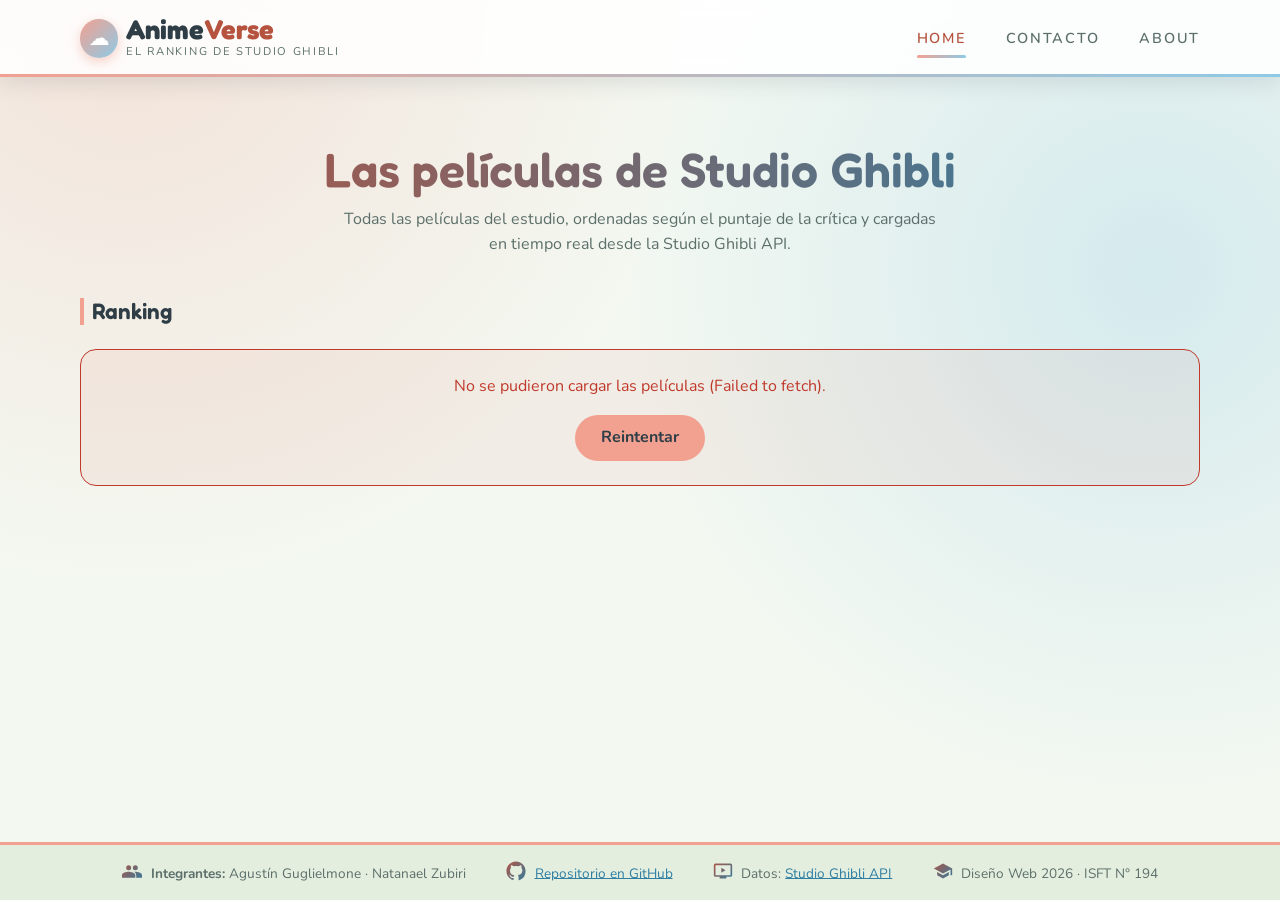
<file: index.html>
<!DOCTYPE html>
<html lang="es">
<head>
  <meta charset="UTF-8">
  <meta name="viewport" content="width=device-width, initial-scale=1">
  <meta name="description" content="Ranking de las películas de Studio Ghibli, consumido desde la Studio Ghibli API.">
  <title>AnimeVerse | Películas de Studio Ghibli</title>
  <link rel="preconnect" href="https://fonts.googleapis.com">
  <link rel="preconnect" href="https://fonts.gstatic.com" crossorigin>
  <link rel="stylesheet" href="https://fonts.googleapis.com/css2?family=Fredoka:wght@500;600&amp;family=Nunito:wght@400;600;700&amp;display=swap">
  <link rel="stylesheet" href="css/estilos.css">
</head>
<body>
  <header class="encabezado">
    <div class="contenedor encabezado__interno">
      <a class="logo" href="index.html">
        <span class="logo__icono" aria-hidden="true">☁</span>
        <span class="logo__texto">Anime<span>Verse</span></span>
        <small class="logo__lema">El ranking de Studio Ghibli</small>
      </a>
      <nav aria-label="Navegación principal">
        <ul class="menu">
          <li><a class="menu__link activo" href="index.html" aria-current="page">Home</a></li>
          <li><a class="menu__link" href="contacto.html">Contacto</a></li>
          <li><a class="menu__link" href="about.html">About</a></li>
        </ul>
      </nav>
    </div>
  </header>

  <main class="contenedor">
    <section class="hero">
      <h1>Las películas de Studio Ghibli</h1>
      <p>Todas las películas del estudio, ordenadas según el puntaje de la crítica y cargadas en tiempo real desde la Studio Ghibli API.</p>
    </section>

    <section aria-labelledby="titulo-listado">
      <h2 id="titulo-listado" class="titulo-seccion">Ranking</h2>
      <div id="estado" class="estado" aria-live="polite"></div>
      <div id="cards" class="cards"></div>
    </section>
  </main>

  <footer class="pie">
    <div class="contenedor">
      <p class="pie__dato pie__dato--equipo"><strong>Integrantes:</strong> Agustín Guglielmone · Natanael Zubiri</p>
      <p class="pie__dato pie__dato--github"><a href="https://github.com/GuglielmoneAgustin/AnimeVerse" target="_blank" rel="noopener">Repositorio en GitHub</a></p>
      <p class="pie__dato pie__dato--api">Datos: <a href="https://ghibliapi.vercel.app" target="_blank" rel="noopener">Studio Ghibli API</a></p>
      <p class="pie__dato pie__dato--instituto">Diseño Web 2026 · ISFT N° 194</p>
    </div>
  </footer>

  <script type="module" src="js/app.js"></script>
</body>
</html>
</file>
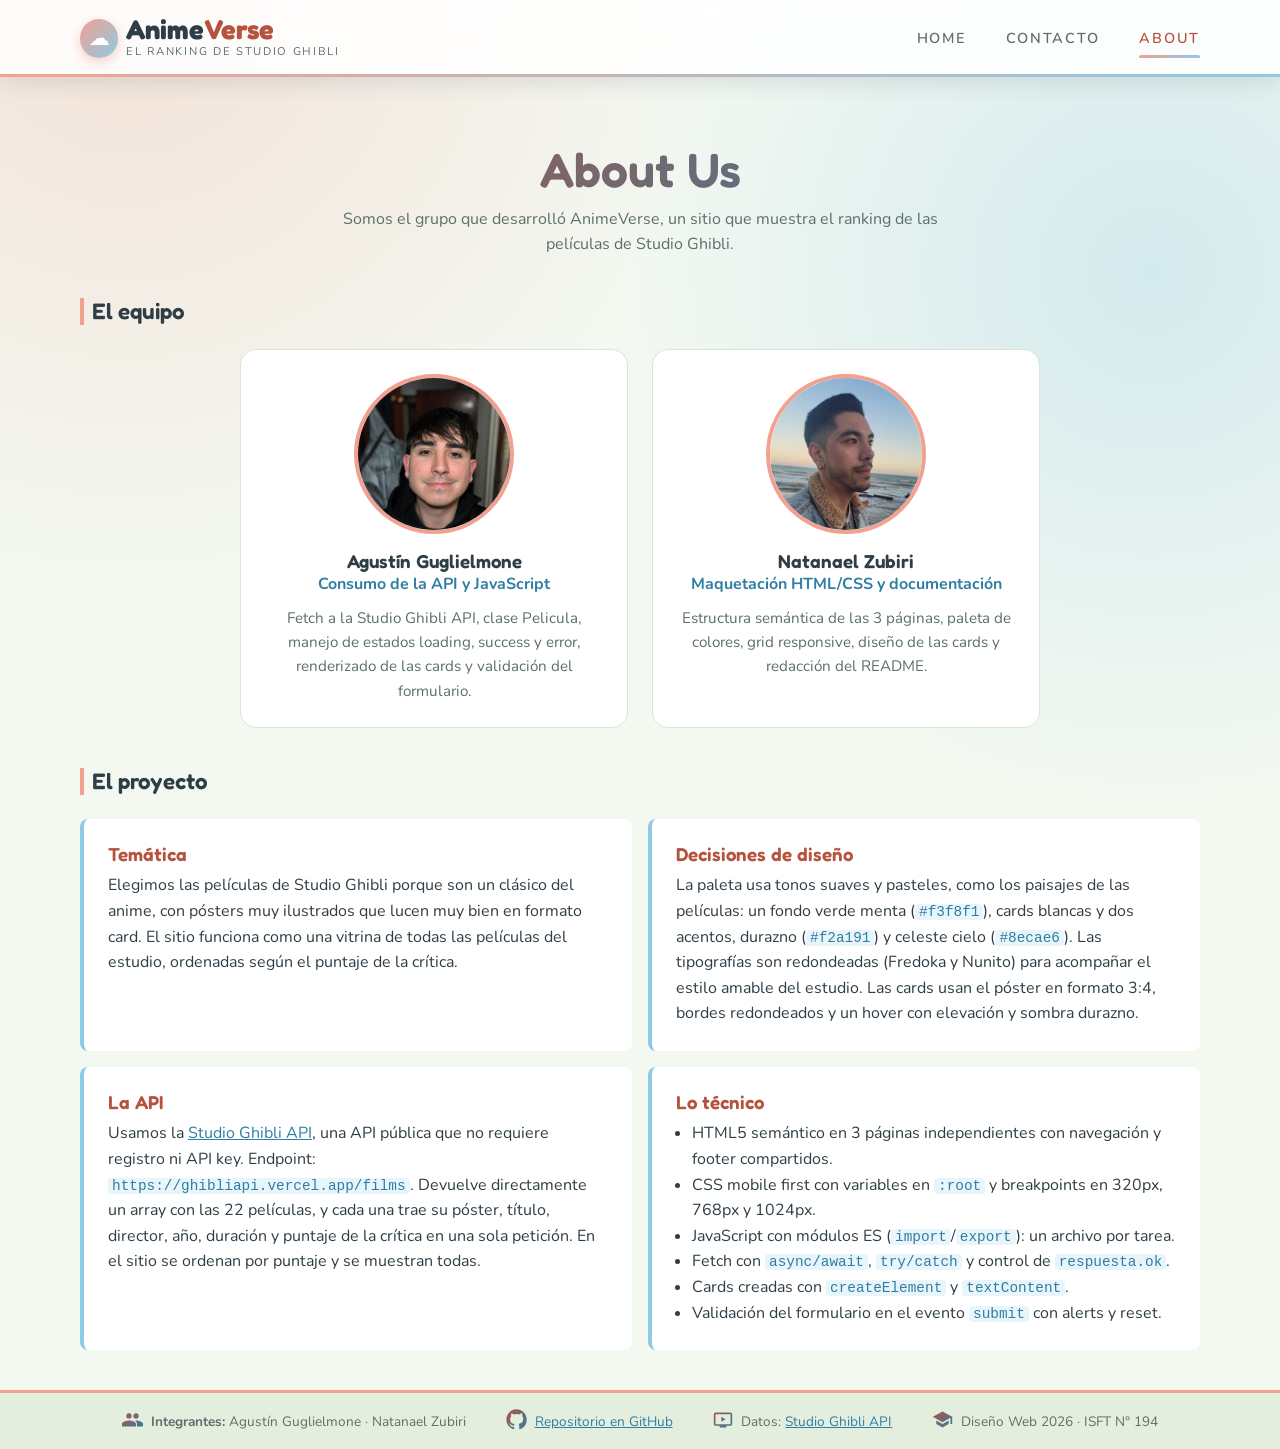
<file: about.html>
<!DOCTYPE html>
<html lang="es">
<head>
  <meta charset="UTF-8">
  <meta name="viewport" content="width=device-width, initial-scale=1">
  <meta name="description" content="El equipo y el proyecto detrás de AnimeVerse, el ranking de Studio Ghibli.">
  <title>AnimeVerse | About</title>
  <link rel="preconnect" href="https://fonts.googleapis.com">
  <link rel="preconnect" href="https://fonts.gstatic.com" crossorigin>
  <link rel="stylesheet" href="https://fonts.googleapis.com/css2?family=Fredoka:wght@500;600&amp;family=Nunito:wght@400;600;700&amp;display=swap">
  <link rel="stylesheet" href="css/estilos.css">
</head>
<body>
  <header class="encabezado">
    <div class="contenedor encabezado__interno">
      <a class="logo" href="index.html">
        <span class="logo__icono" aria-hidden="true">☁</span>
        <span class="logo__texto">Anime<span>Verse</span></span>
        <small class="logo__lema">El ranking de Studio Ghibli</small>
      </a>
      <nav aria-label="Navegación principal">
        <ul class="menu">
          <li><a class="menu__link" href="index.html">Home</a></li>
          <li><a class="menu__link" href="contacto.html">Contacto</a></li>
          <li><a class="menu__link activo" href="about.html" aria-current="page">About</a></li>
        </ul>
      </nav>
    </div>
  </header>

  <main class="contenedor">
    <section class="hero">
      <h1>About Us</h1>
      <p>Somos el grupo que desarrolló AnimeVerse, un sitio que muestra el ranking de las películas de Studio Ghibli.</p>
    </section>

    <section aria-labelledby="titulo-equipo">
      <h2 id="titulo-equipo" class="titulo-seccion">El equipo</h2>
      <div class="equipo">
        <article class="integrante">
          <img src="img/agustin-guglielmone.jpg" alt="Foto de Agustín Guglielmone" width="300" height="300">
          <h3>Agustín Guglielmone</h3>
          <p class="integrante__rol">Consumo de la API y JavaScript</p>
          <p>Fetch a la Studio Ghibli API, clase Pelicula, manejo de estados loading, success y error, renderizado de las cards y validación del formulario.</p>
        </article>
        <article class="integrante">
          <img src="img/natanael-zubiri.jpg" alt="Foto de Natanael Zubiri" width="300" height="300">
          <h3>Natanael Zubiri</h3>
          <p class="integrante__rol">Maquetación HTML/CSS y documentación</p>
          <p>Estructura semántica de las 3 páginas, paleta de colores, grid responsive, diseño de las cards y redacción del README.</p>
        </article>
      </div>
    </section>

    <section class="info" aria-labelledby="titulo-proyecto">
      <h2 id="titulo-proyecto" class="titulo-seccion">El proyecto</h2>

      <article class="info__bloque">
        <h3>Temática</h3>
        <p>Elegimos las películas de Studio Ghibli porque son un clásico del anime, con pósters muy ilustrados que lucen muy bien en formato card. El sitio funciona como una vitrina de todas las películas del estudio, ordenadas según el puntaje de la crítica.</p>
      </article>

      <article class="info__bloque">
        <h3>Decisiones de diseño</h3>
        <p>La paleta usa tonos suaves y pasteles, como los paisajes de las películas: un fondo verde menta (<code>#f3f8f1</code>), cards blancas y dos acentos, durazno (<code>#f2a191</code>) y celeste cielo (<code>#8ecae6</code>). Las tipografías son redondeadas (Fredoka y Nunito) para acompañar el estilo amable del estudio. Las cards usan el póster en formato 3:4, bordes redondeados y un hover con elevación y sombra durazno.</p>
      </article>

      <article class="info__bloque">
        <h3>La API</h3>
        <p>Usamos la <a href="https://ghibliapi.vercel.app" target="_blank" rel="noopener">Studio Ghibli API</a>, una API pública que no requiere registro ni API key. Endpoint: <code>https://ghibliapi.vercel.app/films</code>. Devuelve directamente un array con las 22 películas, y cada una trae su póster, título, director, año, duración y puntaje de la crítica en una sola petición. En el sitio se ordenan por puntaje y se muestran todas.</p>
      </article>

      <article class="info__bloque">
        <h3>Lo técnico</h3>
        <ul>
          <li>HTML5 semántico en 3 páginas independientes con navegación y footer compartidos.</li>
          <li>CSS mobile first con variables en <code>:root</code> y breakpoints en 320px, 768px y 1024px.</li>
          <li>JavaScript con módulos ES (<code>import</code>/<code>export</code>): un archivo por tarea.</li>
          <li>Fetch con <code>async/await</code>, <code>try/catch</code> y control de <code>respuesta.ok</code>.</li>
          <li>Cards creadas con <code>createElement</code> y <code>textContent</code>.</li>
          <li>Validación del formulario en el evento <code>submit</code> con alerts y reset.</li>
        </ul>
      </article>
    </section>
  </main>

  <footer class="pie">
    <div class="contenedor">
      <p class="pie__dato pie__dato--equipo"><strong>Integrantes:</strong> Agustín Guglielmone · Natanael Zubiri</p>
      <p class="pie__dato pie__dato--github"><a href="https://github.com/GuglielmoneAgustin/AnimeVerse" target="_blank" rel="noopener">Repositorio en GitHub</a></p>
      <p class="pie__dato pie__dato--api">Datos: <a href="https://ghibliapi.vercel.app" target="_blank" rel="noopener">Studio Ghibli API</a></p>
      <p class="pie__dato pie__dato--instituto">Diseño Web 2026 · ISFT N° 194</p>
    </div>
  </footer>
</body>
</html>
</file>
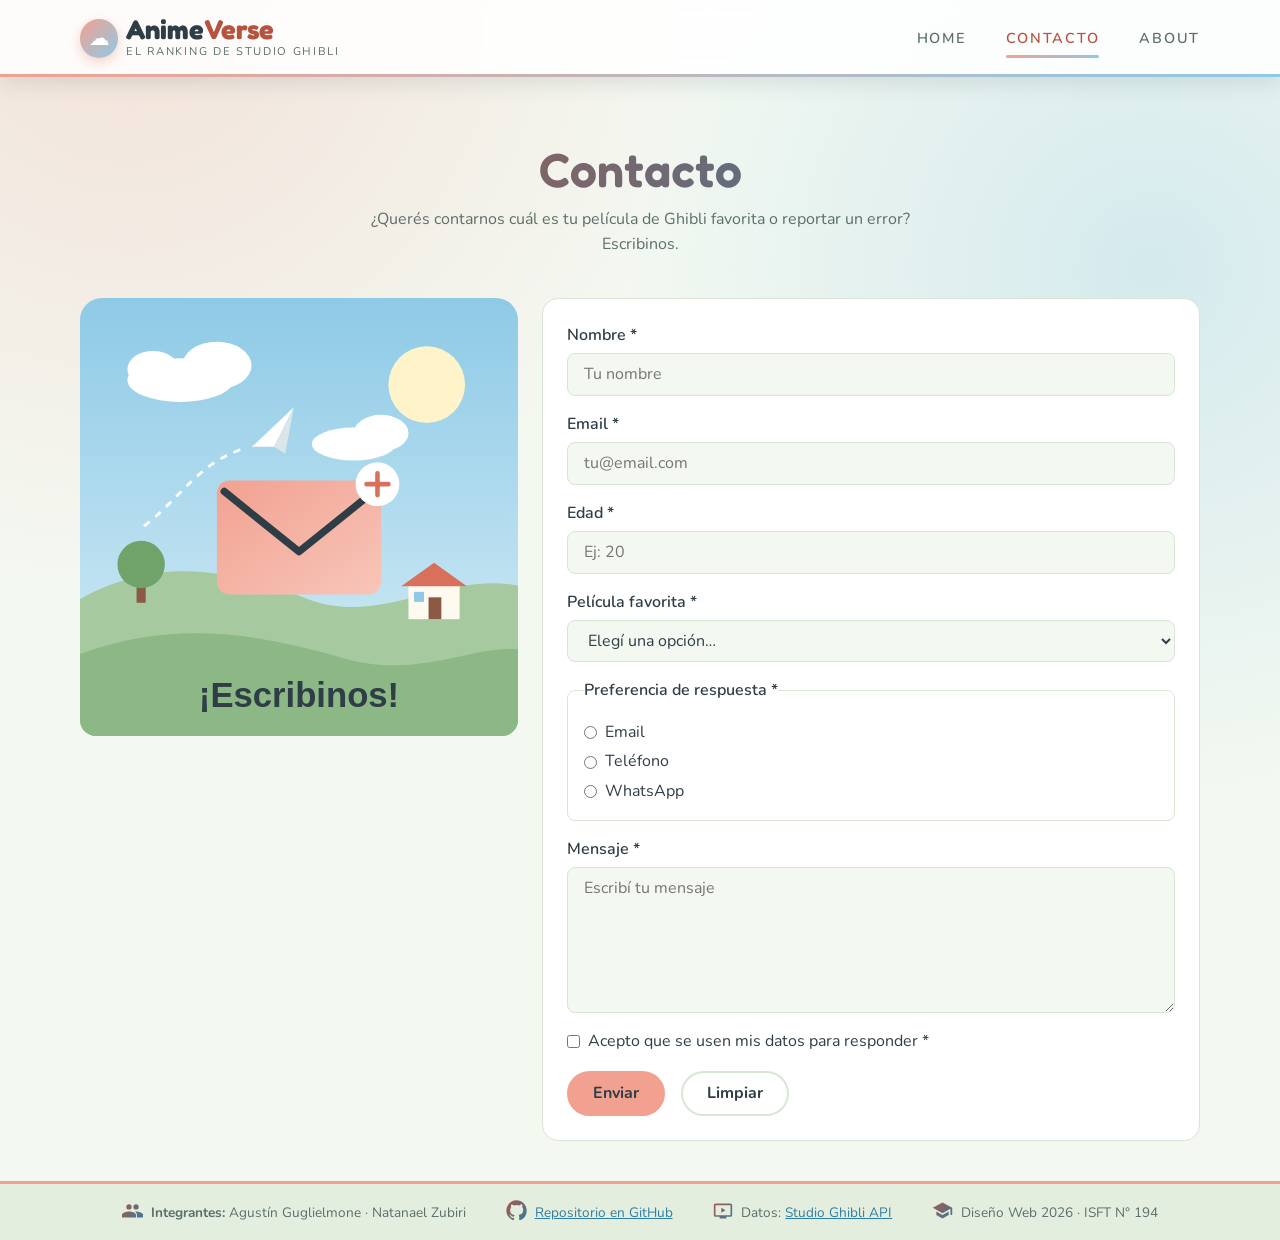
<file: contacto.html>
<!DOCTYPE html>
<html lang="es">
<head>
  <meta charset="UTF-8">
  <meta name="viewport" content="width=device-width, initial-scale=1">
  <meta name="description" content="Formulario de contacto de AnimeVerse, el ranking de Studio Ghibli.">
  <title>AnimeVerse | Contacto</title>
  <link rel="preconnect" href="https://fonts.googleapis.com">
  <link rel="preconnect" href="https://fonts.gstatic.com" crossorigin>
  <link rel="stylesheet" href="https://fonts.googleapis.com/css2?family=Fredoka:wght@500;600&amp;family=Nunito:wght@400;600;700&amp;display=swap">
  <link rel="stylesheet" href="css/estilos.css">
</head>
<body>
  <header class="encabezado">
    <div class="contenedor encabezado__interno">
      <a class="logo" href="index.html">
        <span class="logo__icono" aria-hidden="true">☁</span>
        <span class="logo__texto">Anime<span>Verse</span></span>
        <small class="logo__lema">El ranking de Studio Ghibli</small>
      </a>
      <nav aria-label="Navegación principal">
        <ul class="menu">
          <li><a class="menu__link" href="index.html">Home</a></li>
          <li><a class="menu__link activo" href="contacto.html" aria-current="page">Contacto</a></li>
          <li><a class="menu__link" href="about.html">About</a></li>
        </ul>
      </nav>
    </div>
  </header>

  <main class="contenedor">
    <section class="hero">
      <h1>Contacto</h1>
      <p>¿Querés contarnos cuál es tu película de Ghibli favorita o reportar un error? Escribinos.</p>
    </section>

    <div class="contacto">
      <figure class="contacto__imagen">
        <img src="img/contacto.svg" alt="Ilustración de un campo verde con nubes, una casita y un sobre con un avión de papel" width="480" height="480">
      </figure>

      <form id="formulario" class="formulario" novalidate>
        <div class="campo">
          <label for="nombre">Nombre *</label>
          <input type="text" id="nombre" name="nombre" placeholder="Tu nombre">
        </div>

        <div class="campo">
          <label for="email">Email *</label>
          <input type="email" id="email" name="email" placeholder="tu@email.com">
        </div>

        <div class="campo">
          <label for="edad">Edad *</label>
          <input type="number" id="edad" name="edad" min="10" max="99" placeholder="Ej: 20">
        </div>

        <div class="campo">
          <label for="pelicula">Película favorita *</label>
          <select id="pelicula" name="pelicula">
            <option value="">Elegí una opción…</option>
            <option value="chihiro">El viaje de Chihiro</option>
            <option value="totoro">Mi vecino Totoro</option>
            <option value="mononoke">La princesa Mononoke</option>
            <option value="castillo">El castillo ambulante</option>
            <option value="kiki">Kiki: entregas a domicilio</option>
            <option value="otra">Otra</option>
          </select>
        </div>

        <fieldset class="campo campo--grupo">
          <legend>Preferencia de respuesta *</legend>
          <label><input type="radio" name="respuesta" value="email"> Email</label>
          <label><input type="radio" name="respuesta" value="telefono"> Teléfono</label>
          <label><input type="radio" name="respuesta" value="whatsapp"> WhatsApp</label>
        </fieldset>

        <div class="campo">
          <label for="mensaje">Mensaje *</label>
          <textarea id="mensaje" name="mensaje" rows="5" placeholder="Escribí tu mensaje"></textarea>
        </div>

        <div class="campo campo--check">
          <label><input type="checkbox" id="terminos" name="terminos"> Acepto que se usen mis datos para responder *</label>
        </div>

        <div class="formulario__acciones">
          <button type="submit" class="boton">Enviar</button>
          <button type="reset" class="boton boton--secundario">Limpiar</button>
        </div>
      </form>
    </div>
  </main>

  <footer class="pie">
    <div class="contenedor">
      <p class="pie__dato pie__dato--equipo"><strong>Integrantes:</strong> Agustín Guglielmone · Natanael Zubiri</p>
      <p class="pie__dato pie__dato--github"><a href="https://github.com/GuglielmoneAgustin/AnimeVerse" target="_blank" rel="noopener">Repositorio en GitHub</a></p>
      <p class="pie__dato pie__dato--api">Datos: <a href="https://ghibliapi.vercel.app" target="_blank" rel="noopener">Studio Ghibli API</a></p>
      <p class="pie__dato pie__dato--instituto">Diseño Web 2026 · ISFT N° 194</p>
    </div>
  </footer>

  <script type="module" src="js/contacto.js"></script>
</body>
</html>
</file>
<file: css/estilos.css>
/* ==========================================================
   1. VARIABLES
   ========================================================== */
:root {
  /* Colores: pasteles inspirados en los cielos y campos de Studio Ghibli */
  --color-fondo: #f3f8f1;
  --color-superficie: #ffffff;
  --color-borde: #d9e6d5;
  --color-pie: #e3eedf;
  --color-texto: #2f3e46;
  --color-texto-suave: #5c6f6a;
  --color-primario: #f2a191;
  --color-primario-oscuro: #b5533f;
  --color-secundario: #8ecae6;
  --color-secundario-oscuro: #2f7ea3;
  --color-error: #c0392b;

  /* Tipografía (Google Fonts, con respaldo del sistema) */
  --fuente: "Nunito", "Segoe UI", system-ui, sans-serif;
  --fuente-titulos: "Fredoka", "Trebuchet MS", system-ui, sans-serif;

  /* Espacios y bordes */
  --espacio-xs: 0.25rem;
  --espacio-s: 0.5rem;
  --espacio: 1rem;
  --espacio-l: 1.5rem;
  --espacio-xl: 2.5rem;
  --radio: 16px;
  --radio-s: 8px;

  /* Efectos */
  --sombra: 0 6px 20px rgba(47, 62, 70, 0.12);
  --sombra-hover: 0 14px 30px rgba(242, 161, 145, 0.45);
  --transicion: 0.3s ease;
}

/* ==========================================================
   2. RESET Y ESTILOS BASE
   ========================================================== */
*,
*::before,
*::after {
  box-sizing: border-box;
  margin: 0;
  padding: 0;
}

html {
  scroll-behavior: smooth;
}

body {
  display: flex;
  flex-direction: column;
  min-height: 100vh;
  font-family: var(--fuente);
  font-size: 1rem;
  line-height: 1.6;
  color: var(--color-texto);
  background-color: var(--color-fondo);
  background-image:
    radial-gradient(circle at 10% 0%, rgba(242, 161, 145, 0.25), transparent 40%),
    radial-gradient(circle at 90% 30%, rgba(142, 202, 230, 0.3), transparent 40%);
  background-attachment: fixed;
}

img {
  display: block;
  max-width: 100%;
  height: auto;
}

a {
  color: var(--color-secundario-oscuro);
}

h1,
h2,
h3 {
  font-family: var(--fuente-titulos);
  font-weight: 600;
  line-height: 1.2;
}

ul {
  list-style: none;
}

code {
  padding: 0 var(--espacio-xs);
  font-size: 0.9em;
  color: var(--color-secundario-oscuro);
  background: rgba(142, 202, 230, 0.2);
  border-radius: 4px;
}

main {
  flex: 1;
}

/* ==========================================================
   3. ESTILOS MOBILE (320px+)
   ========================================================== */

/* --- Layout --- */
.contenedor {
  width: 100%;
  max-width: 1200px;
  margin: 0 auto;
  padding: 0 var(--espacio);
}

/* --- Encabezado y navegación --- */
.encabezado {
  position: relative;
  z-index: 10;
  padding: var(--espacio) 0;
  background: rgba(255, 255, 255, 0.88);
  backdrop-filter: blur(10px);
  box-shadow: var(--sombra);
}

/* Línea inferior con el degradé de los dos acentos */
.encabezado::after {
  content: "";
  position: absolute;
  left: 0;
  right: 0;
  bottom: 0;
  height: 3px;
  background: linear-gradient(90deg, var(--color-primario), var(--color-secundario));
}

.encabezado__interno {
  display: flex;
  flex-direction: column;
  align-items: center;
  gap: var(--espacio);
}

/* --- Logo: ícono + nombre + lema --- */
.logo {
  display: grid;
  grid-template-columns: auto auto;
  align-items: center;
  column-gap: var(--espacio-s);
  color: var(--color-texto);
  text-decoration: none;
}

.logo__icono {
  grid-row: span 2;
  display: grid;
  place-items: center;
  width: 2.4rem;
  height: 2.4rem;
  font-size: 1.3rem;
  color: #fff;
  background: linear-gradient(135deg, var(--color-primario), var(--color-secundario));
  border-radius: 50%;
  box-shadow: 0 4px 12px rgba(242, 161, 145, 0.5);
  transition: transform var(--transicion);
}

.logo:hover .logo__icono {
  transform: rotate(-12deg) scale(1.08);
}

.logo__texto {
  font-family: var(--fuente-titulos);
  font-size: 1.5rem;
  font-weight: 700;
  line-height: 1;
}

.logo__texto span {
  color: var(--color-primario-oscuro);
}

.logo__lema {
  font-size: 0.7rem;
  letter-spacing: 0.15em;
  text-transform: uppercase;
  color: var(--color-texto-suave);
}

/* --- Menú: links con subrayado animado --- */
.menu {
  display: flex;
  gap: var(--espacio-l);
}

.menu__link {
  position: relative;
  display: block;
  padding: var(--espacio-s) 0;
  font-size: 0.9rem;
  font-weight: 600;
  letter-spacing: 0.12em;
  text-transform: uppercase;
  color: var(--color-texto-suave);
  text-decoration: none;
  transition: color var(--transicion);
}

.menu__link::after {
  content: "";
  position: absolute;
  left: 0;
  bottom: 0;
  width: 100%;
  height: 3px;
  background: linear-gradient(90deg, var(--color-primario), var(--color-secundario));
  border-radius: 3px;
  transform: scaleX(0);
  transform-origin: left;
  transition: transform var(--transicion);
}

.menu__link:hover,
.menu__link:focus-visible {
  color: var(--color-texto);
}

.menu__link:hover::after,
.menu__link:focus-visible::after {
  transform: scaleX(1);
}

.menu__link.activo {
  color: var(--color-primario-oscuro);
}

.menu__link.activo::after {
  transform: scaleX(1);
}

/* --- Hero --- */
.hero {
  padding: var(--espacio-xl) 0 var(--espacio-l);
  text-align: center;
}

.hero h1 {
  margin-bottom: var(--espacio-s);
  font-size: 1.8rem;
  background: linear-gradient(90deg, var(--color-primario-oscuro), var(--color-secundario-oscuro));
  -webkit-background-clip: text;
  background-clip: text;
  color: transparent;
}

.hero p {
  max-width: 60ch;
  margin: 0 auto;
  color: var(--color-texto-suave);
}

.titulo-seccion {
  margin-bottom: var(--espacio-l);
  padding-left: var(--espacio-s);
  font-size: 1.4rem;
  border-left: 4px solid var(--color-primario);
}

/* --- Estados: loading y error --- */
.estado {
  text-align: center;
}

.estado:empty {
  display: none;
}

.cargando {
  display: flex;
  flex-direction: column;
  align-items: center;
  gap: var(--espacio);
  padding: var(--espacio-xl) 0;
  color: var(--color-texto-suave);
}

.spinner {
  width: 48px;
  height: 48px;
  border: 5px solid var(--color-borde);
  border-top-color: var(--color-primario);
  border-radius: 50%;
  animation: girar 0.8s linear infinite;
}

@keyframes girar {
  to {
    transform: rotate(360deg);
  }
}

.error {
  padding: var(--espacio-l);
  border: 1px solid var(--color-error);
  border-radius: var(--radio);
  background: rgba(192, 57, 43, 0.06);
}

.error p {
  margin-bottom: var(--espacio);
  color: var(--color-error);
}

/* --- Botones --- */
.boton {
  padding: var(--espacio-s) var(--espacio-l);
  font: inherit;
  font-weight: 700;
  color: var(--color-texto);
  background: var(--color-primario);
  border: 2px solid var(--color-primario);
  border-radius: 999px;
  cursor: pointer;
  transition: transform var(--transicion), background var(--transicion);
}

.boton:hover,
.boton:focus-visible {
  transform: translateY(-2px);
  background: #ec8b78;
}

.boton--secundario {
  color: var(--color-texto);
  background: transparent;
  border-color: var(--color-borde);
}

.boton--secundario:hover,
.boton--secundario:focus-visible {
  background: var(--color-superficie);
}

/* --- Grid de cards (1 columna en mobile) --- */
.cards {
  display: grid;
  grid-template-columns: 1fr;
  gap: var(--espacio-l);
  padding-bottom: var(--espacio-xl);
}

/* --- Card --- */
.card {
  position: relative;
  display: flex;
  flex-direction: column;
  overflow: hidden;
  background: var(--color-superficie);
  border: 1px solid var(--color-borde);
  border-radius: var(--radio);
  box-shadow: var(--sombra);
  transition: transform var(--transicion), box-shadow var(--transicion), border-color var(--transicion);
}

.card:hover {
  transform: translateY(-8px) scale(1.02);
  border-color: var(--color-primario);
  box-shadow: var(--sombra-hover);
}

.card__imagen {
  width: 100%;
  aspect-ratio: 3 / 4;
  object-fit: cover;
}

.card__ranking {
  position: absolute;
  top: var(--espacio-s);
  left: var(--espacio-s);
  z-index: 1;
  padding: var(--espacio-xs) var(--espacio-s);
  font-weight: 700;
  color: var(--color-texto);
  background: var(--color-primario);
  border-radius: 999px;
}

.card__puntaje {
  position: absolute;
  top: var(--espacio-s);
  right: var(--espacio-s);
  z-index: 1;
  padding: var(--espacio-xs) var(--espacio-s);
  font-weight: 700;
  color: var(--color-texto);
  background: var(--color-secundario);
  border-radius: 999px;
}

.card__cuerpo {
  display: flex;
  flex-direction: column;
  gap: var(--espacio-xs);
  padding: var(--espacio);
}

.card__titulo {
  font-size: 1.15rem;
}

.card__detalle {
  font-size: 0.95rem;
  font-weight: 600;
  color: var(--color-secundario-oscuro);
}

.card__extra {
  font-size: 0.85rem;
  color: var(--color-texto-suave);
}

/* --- Contacto --- */
.contacto {
  display: grid;
  gap: var(--espacio-l);
  padding-bottom: var(--espacio-xl);
}

.contacto__imagen img {
  width: 100%;
  max-width: 320px;
  margin: 0 auto;
  border-radius: var(--radio);
}

.formulario {
  display: flex;
  flex-direction: column;
  gap: var(--espacio);
  padding: var(--espacio-l);
  background: var(--color-superficie);
  border: 1px solid var(--color-borde);
  border-radius: var(--radio);
}

.campo {
  display: flex;
  flex-direction: column;
  gap: var(--espacio-xs);
}

.campo label,
.campo legend {
  font-weight: 600;
}

.campo input[type="text"],
.campo input[type="email"],
.campo input[type="number"],
.campo select,
.campo textarea {
  width: 100%;
  padding: var(--espacio-s) var(--espacio);
  font: inherit;
  color: var(--color-texto);
  background: var(--color-fondo);
  border: 1px solid var(--color-borde);
  border-radius: var(--radio-s);
  transition: border-color var(--transicion);
}

.campo input:focus,
.campo select:focus,
.campo textarea:focus {
  outline: none;
  border-color: var(--color-secundario);
}

.campo textarea {
  resize: vertical;
}

.campo--grupo {
  padding: var(--espacio);
  border: 1px solid var(--color-borde);
  border-radius: var(--radio-s);
}

.campo--grupo label,
.campo--check label {
  display: flex;
  align-items: center;
  gap: var(--espacio-s);
  font-weight: 400;
  cursor: pointer;
}

.campo input[type="radio"],
.campo input[type="checkbox"] {
  accent-color: var(--color-primario);
}

.formulario__acciones {
  display: flex;
  flex-wrap: wrap;
  gap: var(--espacio);
}

/* --- About --- */
.equipo {
  display: grid;
  grid-template-columns: 1fr;
  gap: var(--espacio-l);
  margin-bottom: var(--espacio-xl);
}

.integrante {
  padding: var(--espacio-l);
  text-align: center;
  background: var(--color-superficie);
  border: 1px solid var(--color-borde);
  border-radius: var(--radio);
  transition: transform var(--transicion), border-color var(--transicion);
}

.integrante:hover {
  transform: translateY(-6px);
  border-color: var(--color-secundario);
}

/* Mismo tamaño y recorte para todas las fotos */
.integrante img {
  width: 160px;
  height: 160px;
  margin: 0 auto var(--espacio);
  object-fit: cover;
  border: 4px solid var(--color-primario);
  border-radius: 50%;
}

.integrante__rol {
  margin-bottom: var(--espacio-s);
  font-weight: 700;
  color: var(--color-secundario-oscuro);
}

.integrante p:last-child {
  font-size: 0.95rem;
  color: var(--color-texto-suave);
}

.info {
  display: grid;
  gap: var(--espacio);
  padding-bottom: var(--espacio-xl);
}

/* El título ocupa toda la fila para que los bloques queden en 2x2 */
.info .titulo-seccion {
  grid-column: 1 / -1;
  margin-bottom: var(--espacio-s);
}

.info__bloque {
  padding: var(--espacio-l);
  background: var(--color-superficie);
  border-left: 4px solid var(--color-secundario);
  border-radius: var(--radio-s);
}

.info__bloque h3 {
  margin-bottom: var(--espacio-s);
  color: var(--color-primario-oscuro);
}

.info__bloque ul {
  padding-left: var(--espacio);
  list-style: disc;
}

/* --- Footer --- */
.pie {
  padding: var(--espacio) 0;
  font-size: 0.85rem;
  text-align: center;
  color: var(--color-texto-suave);
  background: var(--color-pie);
  border-top: 3px solid var(--color-primario);
}

.pie .contenedor {
  display: flex;
  flex-direction: column;
  align-items: center;
  gap: var(--espacio-s);
}

/* --- Íconos del footer: SVG como máscara, pintados con el degradé de acentos --- */
.pie__dato::before {
  content: "";
  display: inline-block;
  vertical-align: -0.3em;
  margin-right: var(--espacio-s);
  width: 1.3rem;
  height: 1.3rem;
  background: linear-gradient(135deg, var(--color-primario-oscuro), var(--color-secundario-oscuro));
  -webkit-mask: var(--icono) center / contain no-repeat;
  mask: var(--icono) center / contain no-repeat;
}

.pie__dato--equipo {
  --icono: url('data:image/svg+xml;utf8,<svg xmlns="http://www.w3.org/2000/svg" viewBox="0 0 24 24"><path d="M16 11a3 3 0 1 0 0-6 3 3 0 0 0 0 6zm-8 0a3 3 0 1 0 0-6 3 3 0 0 0 0 6zm0 2c-2.7 0-8 1.3-8 4v3h16v-3c0-2.7-5.3-4-8-4zm8 0c-.3 0-.7 0-1.1.1 1.2.9 2.1 2.1 2.1 3.9v3h7v-3c0-2.7-5.3-4-8-4z"/></svg>');
}

.pie__dato--github {
  --icono: url('data:image/svg+xml;utf8,<svg xmlns="http://www.w3.org/2000/svg" viewBox="0 0 24 24"><path d="M12 .5C5.7.5.5 5.7.5 12c0 5.1 3.3 9.4 7.9 10.9.6.1.8-.3.8-.6v-2c-3.2.7-3.9-1.5-3.9-1.5-.5-1.3-1.3-1.7-1.3-1.7-1-.7.1-.7.1-.7 1.2.1 1.8 1.2 1.8 1.2 1 1.8 2.8 1.3 3.5 1 .1-.8.4-1.3.7-1.6-2.6-.3-5.3-1.3-5.3-5.7 0-1.3.5-2.3 1.2-3.1-.1-.3-.5-1.5.1-3.1 0 0 1-.3 3.3 1.2a11.5 11.5 0 0 1 6 0C17.3 4.7 18.3 5 18.3 5c.6 1.6.2 2.8.1 3.1.8.8 1.2 1.8 1.2 3.1 0 4.4-2.7 5.4-5.3 5.7.4.4.8 1.1.8 2.2v3.3c0 .3.2.7.8.6A11.5 11.5 0 0 0 23.5 12C23.5 5.7 18.3.5 12 .5z"/></svg>');
}

.pie__dato--api {
  --icono: url('data:image/svg+xml;utf8,<svg xmlns="http://www.w3.org/2000/svg" viewBox="0 0 24 24"><path d="M21 3H3a2 2 0 0 0-2 2v12a2 2 0 0 0 2 2h5v2h8v-2h5a2 2 0 0 0 2-2V5a2 2 0 0 0-2-2zm0 14H3V5h18v12zM10 8v6l5-3z"/></svg>');
}

.pie__dato--instituto {
  --icono: url('data:image/svg+xml;utf8,<svg xmlns="http://www.w3.org/2000/svg" viewBox="0 0 24 24"><path d="M12 3 1 9l11 6 9-4.9V17h2V9L12 3zM5 13.2v4L12 21l7-3.8v-4L12 17l-7-3.8z"/></svg>');
}

/* ==========================================================
   4. TABLET (768px+)
   ========================================================== */
@media (min-width: 768px) {
  /* Fijo arriba solo desde tablet: en mobile ocuparía mucho espacio */
  .encabezado {
    position: sticky;
    top: 0;
  }

  .encabezado__interno {
    flex-direction: row;
    justify-content: space-between;
  }

  .menu {
    gap: var(--espacio-xl);
  }

  .hero h1 {
    font-size: 2.4rem;
  }

  .cards {
    grid-template-columns: repeat(2, 1fr);
  }

  .contacto {
    grid-template-columns: 1fr 1.5fr;
    align-items: start;
  }

  .equipo {
    grid-template-columns: repeat(2, 1fr);
  }

  .info {
    grid-template-columns: repeat(2, 1fr);
  }

  /* Footer en una sola fila */
  .pie .contenedor {
    flex-direction: row;
    flex-wrap: wrap;
    justify-content: center;
    gap: var(--espacio-s) var(--espacio-xl);
  }
}

/* ==========================================================
   5. DESKTOP (1024px+)
   ========================================================== */
@media (min-width: 1024px) {
  .contenedor {
    padding: 0 var(--espacio-xl);
  }

  .logo__texto {
    font-size: 1.7rem;
  }

  .hero {
    padding: 4rem 0 var(--espacio-xl);
  }

  .hero h1 {
    font-size: 3rem;
  }

  .cards {
    grid-template-columns: repeat(3, 1fr);
    gap: var(--espacio-xl);
  }

  .contacto__imagen img {
    max-width: 100%;
  }

  .equipo {
    max-width: 800px;
    margin-left: auto;
    margin-right: auto;
  }
}
</file>
